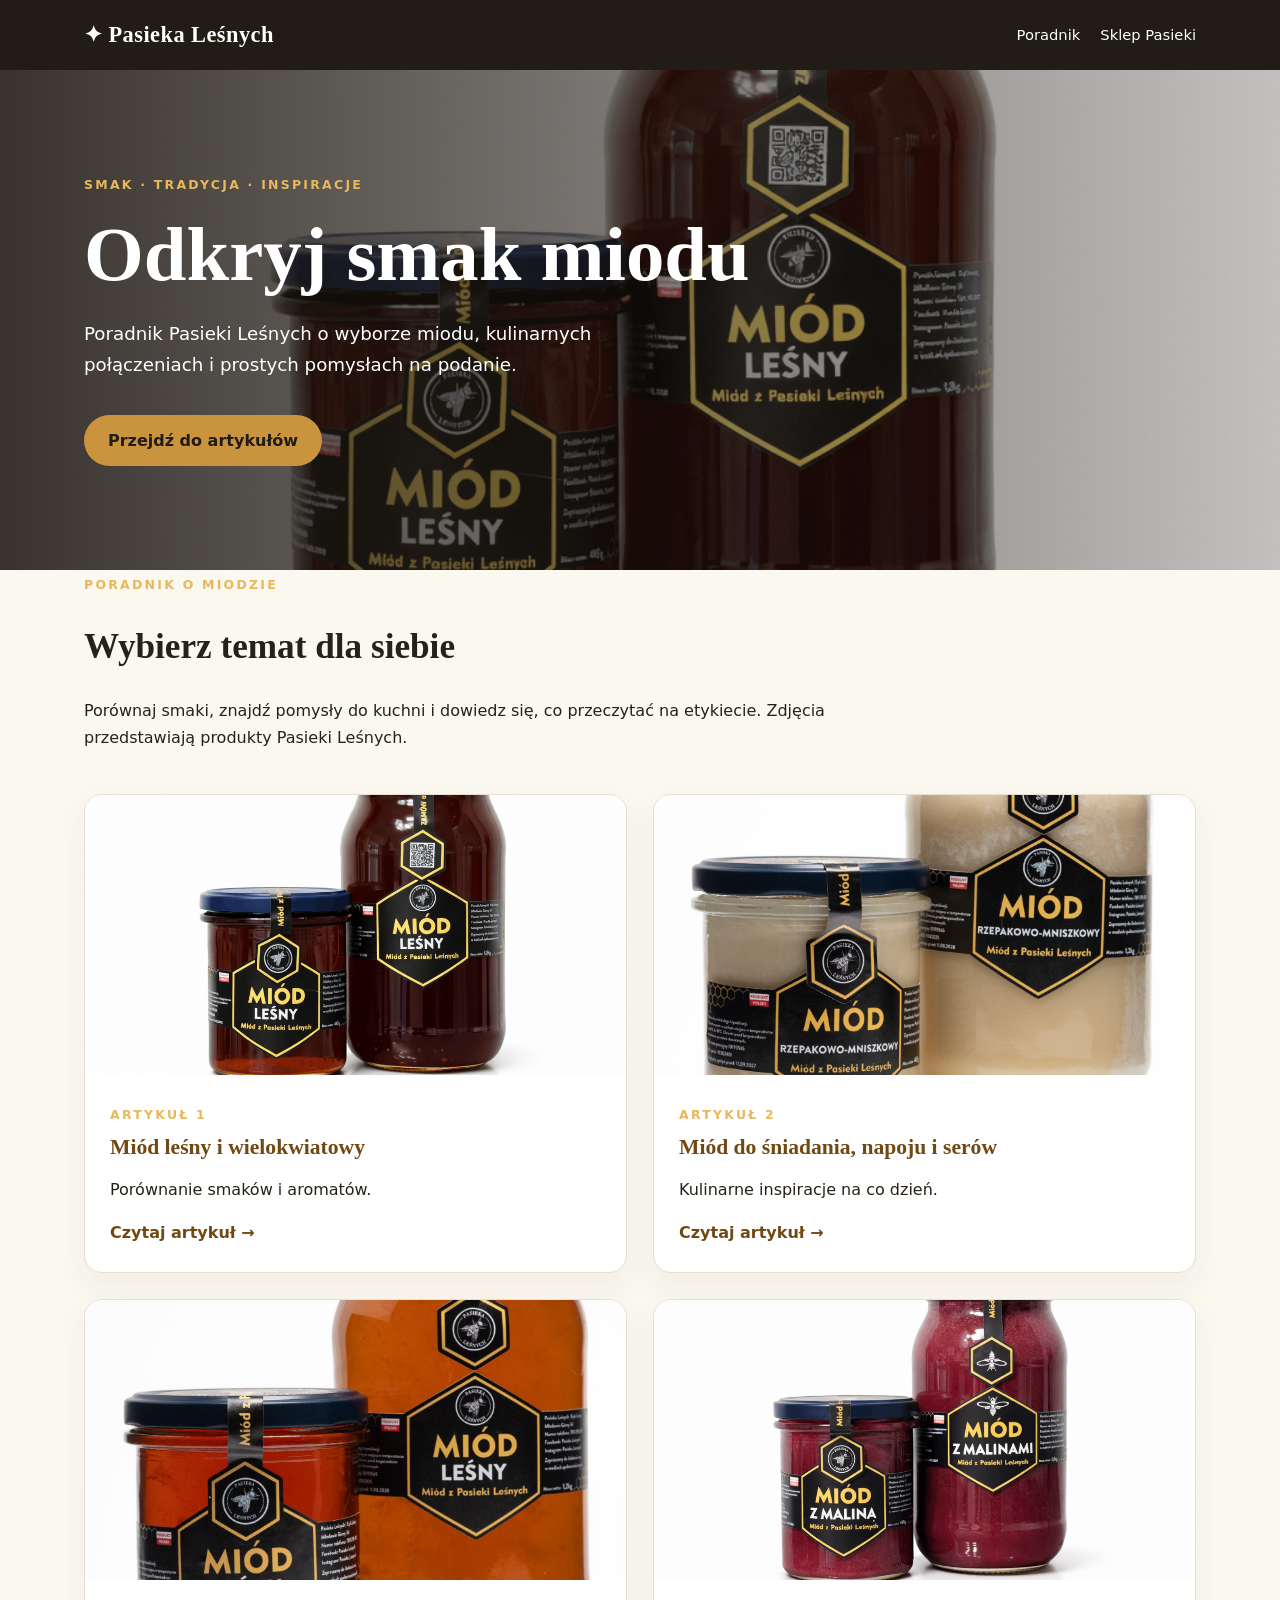
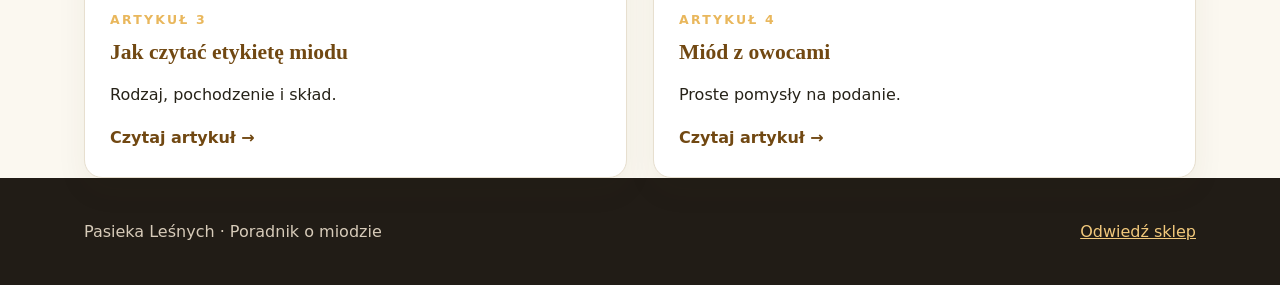
<file: index.html>
<!doctype html><html lang="pl"><head><meta charset="utf-8"><meta name="viewport" content="width=device-width,initial-scale=1"><title>Poradnik o miodzie | Pasieka Leśnych</title><meta name="description" content="Artykuły Pasieki Leśnych o smaku, wyborze i kulinarnych zastosowaniach miodu."><link rel="stylesheet" href="style.css"></head><body><header class="top"><div class="wrap"><a class="brand" href="index.html">✦ Pasieka Leśnych</a><nav><a href="index.html">Poradnik</a><a href="https://pasieka-lesnych.pl/">Sklep Pasieki</a></nav></div></header><section class="hero"><div class="wrap"><div class="eyebrow">Smak · Tradycja · Inspiracje</div><h1>Odkryj smak miodu</h1><p>Poradnik Pasieki Leśnych o wyborze miodu, kulinarnych połączeniach i prostych pomysłach na podanie.</p><a class="button" href="#artykuly">Przejdź do artykułów</a></div></section><main class="wrap" id="artykuly"><div class="intro"><span class="eyebrow">Poradnik o miodzie</span><h2>Wybierz temat dla siebie</h2><p>Porównaj smaki, znajdź pomysły do kuchni i dowiedz się, co przeczytać na etykiecie. Zdjęcia przedstawiają produkty Pasieki Leśnych.</p></div><div class="grid"><article class="card"><a href="miod-lesny-i-wielokwiatowy.html"><img src="miod-lesny-ze-spadzia-1.png" alt="Miód leśny i wielokwiatowy — produkty Pasieki Leśnych" loading="lazy"></a><div class="content"><span class="eyebrow">Artykuł 1</span><h3><a href="miod-lesny-i-wielokwiatowy.html">Miód leśny i wielokwiatowy</a></h3><p>Porównanie smaków i aromatów.</p><a class="more" href="miod-lesny-i-wielokwiatowy.html">Czytaj artykuł →</a></div></article><article class="card"><a href="miod-do-sniadania-i-serow.html"><img src="pasieka-lesnych-miody-7.jpg" alt="Miód do śniadania, napoju i serów — produkty Pasieki Leśnych" loading="lazy"></a><div class="content"><span class="eyebrow">Artykuł 2</span><h3><a href="miod-do-sniadania-i-serow.html">Miód do śniadania, napoju i serów</a></h3><p>Kulinarne inspiracje na co dzień.</p><a class="more" href="miod-do-sniadania-i-serow.html">Czytaj artykuł →</a></div></article><article class="card"><a href="etykieta-miodu.html"><img src="pasieka-lesnych-miody-14.jpg" alt="Jak czytać etykietę miodu — produkty Pasieki Leśnych" loading="lazy"></a><div class="content"><span class="eyebrow">Artykuł 3</span><h3><a href="etykieta-miodu.html">Jak czytać etykietę miodu</a></h3><p>Rodzaj, pochodzenie i skład.</p><a class="more" href="etykieta-miodu.html">Czytaj artykuł →</a></div></article><article class="card"><a href="miod-z-owocami.html"><img src="miod-z-malinami.png" alt="Miód z owocami — produkty Pasieki Leśnych" loading="lazy"></a><div class="content"><span class="eyebrow">Artykuł 4</span><h3><a href="miod-z-owocami.html">Miód z owocami</a></h3><p>Proste pomysły na podanie.</p><a class="more" href="miod-z-owocami.html">Czytaj artykuł →</a></div></article></div></main><footer><div class="wrap"><span>Pasieka Leśnych · Poradnik o miodzie</span><a href="https://pasieka-lesnych.pl/">Odwiedź sklep</a></div></footer></body></html>
</file>
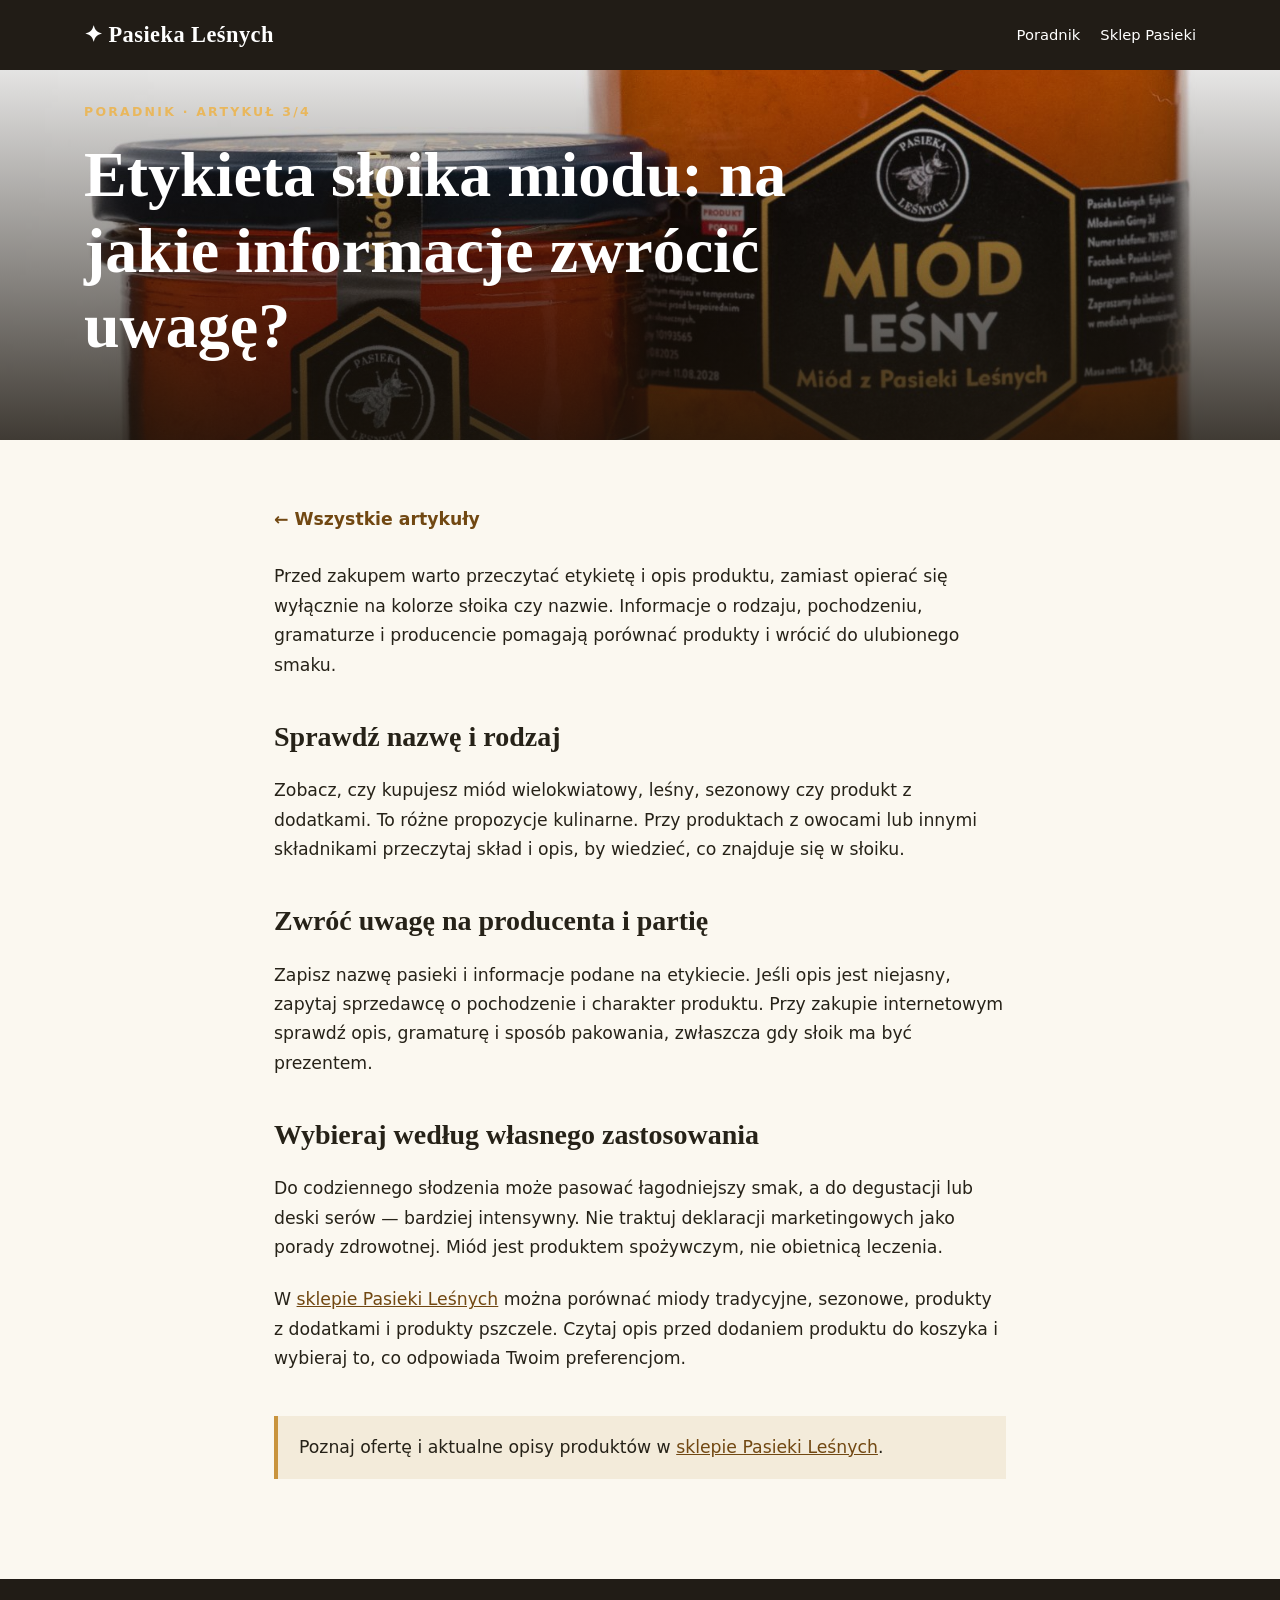
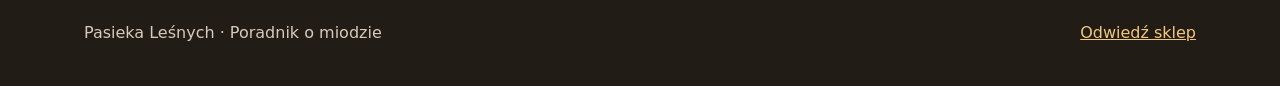
<file: etykieta-miodu.html>
<!doctype html><html lang="pl"><head><meta charset="utf-8"><meta name="viewport" content="width=device-width,initial-scale=1"><title>Etykieta słoika miodu: na jakie informacje zwrócić uwagę? | Pasieka Leśnych</title><meta name="description" content="Rodzaj, pochodzenie i skład"><link rel="stylesheet" href="style.css"></head><body><header class="top"><div class="wrap"><a class="brand" href="index.html">✦ Pasieka Leśnych</a><nav><a href="index.html">Poradnik</a><a href="https://pasieka-lesnych.pl/">Sklep Pasieki</a></nav></div></header><div class="article-hero" style="background-image:linear-gradient(0deg,rgba(25,19,11,.83),rgba(25,19,11,.1)),url('pasieka-lesnych-miody-14.jpg')"><div class="wrap"><div class="eyebrow">Poradnik · Artykuł 3/4</div><h1>Etykieta słoika miodu: na jakie informacje zwrócić uwagę?</h1></div></div><article class="article"><a class="back" href="index.html">← Wszystkie artykuły</a><p>Przed zakupem warto przeczytać etykietę i opis produktu, zamiast opierać się wyłącznie na kolorze słoika czy nazwie. Informacje o rodzaju, pochodzeniu, gramaturze i producencie pomagają porównać produkty i wrócić do ulubionego smaku.</p>
<h2>Sprawdź nazwę i rodzaj</h2>
<p>Zobacz, czy kupujesz miód wielokwiatowy, leśny, sezonowy czy produkt z dodatkami. To różne propozycje kulinarne. Przy produktach z owocami lub innymi składnikami przeczytaj skład i opis, by wiedzieć, co znajduje się w słoiku.</p>
<h2>Zwróć uwagę na producenta i partię</h2>
<p>Zapisz nazwę pasieki i informacje podane na etykiecie. Jeśli opis jest niejasny, zapytaj sprzedawcę o pochodzenie i charakter produktu. Przy zakupie internetowym sprawdź opis, gramaturę i sposób pakowania, zwłaszcza gdy słoik ma być prezentem.</p>
<h2>Wybieraj według własnego zastosowania</h2>
<p>Do codziennego słodzenia może pasować łagodniejszy smak, a do degustacji lub deski serów — bardziej intensywny. Nie traktuj deklaracji marketingowych jako porady zdrowotnej. Miód jest produktem spożywczym, nie obietnicą leczenia.</p>
<p>W <a href="https://pasieka-lesnych.pl/" target="_blank" rel="noopener">sklepie Pasieki Leśnych</a> można porównać miody tradycyjne, sezonowe, produkty z dodatkami i produkty pszczele. Czytaj opis przed dodaniem produktu do koszyka i wybieraj to, co odpowiada Twoim preferencjom.</p><div class="notice">Poznaj ofertę i aktualne opisy produktów w <a href="https://pasieka-lesnych.pl/">sklepie Pasieki Leśnych</a>.</div></article><footer><div class="wrap"><span>Pasieka Leśnych · Poradnik o miodzie</span><a href="https://pasieka-lesnych.pl/">Odwiedź sklep</a></div></footer></body></html>
</file>
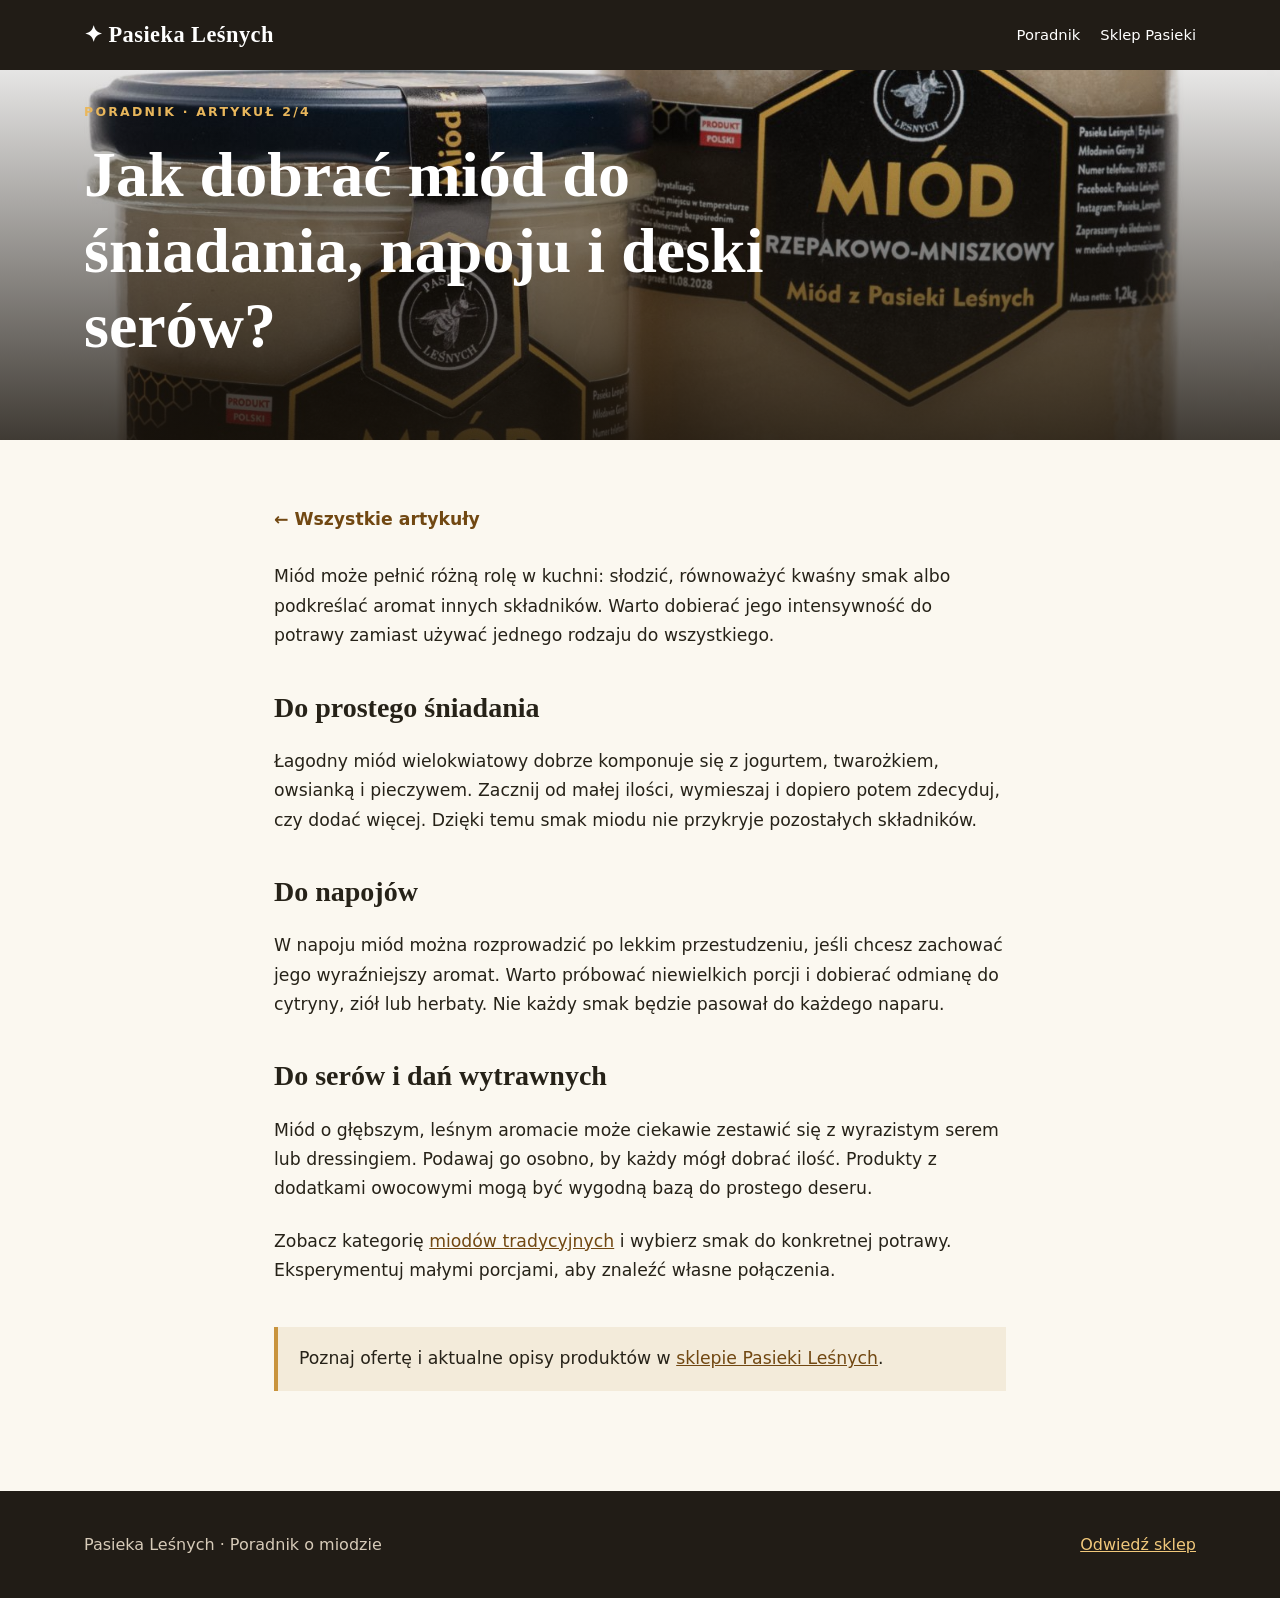
<file: miod-do-sniadania-i-serow.html>
<!doctype html><html lang="pl"><head><meta charset="utf-8"><meta name="viewport" content="width=device-width,initial-scale=1"><title>Jak dobrać miód do śniadania, napoju i deski serów? | Pasieka Leśnych</title><meta name="description" content="Kulinarne inspiracje na co dzień"><link rel="stylesheet" href="style.css"></head><body><header class="top"><div class="wrap"><a class="brand" href="index.html">✦ Pasieka Leśnych</a><nav><a href="index.html">Poradnik</a><a href="https://pasieka-lesnych.pl/">Sklep Pasieki</a></nav></div></header><div class="article-hero" style="background-image:linear-gradient(0deg,rgba(25,19,11,.83),rgba(25,19,11,.1)),url('pasieka-lesnych-miody-7.jpg')"><div class="wrap"><div class="eyebrow">Poradnik · Artykuł 2/4</div><h1>Jak dobrać miód do śniadania, napoju i deski serów?</h1></div></div><article class="article"><a class="back" href="index.html">← Wszystkie artykuły</a><p>Miód może pełnić różną rolę w kuchni: słodzić, równoważyć kwaśny smak albo podkreślać aromat innych składników. Warto dobierać jego intensywność do potrawy zamiast używać jednego rodzaju do wszystkiego.</p>
<h2>Do prostego śniadania</h2>
<p>Łagodny miód wielokwiatowy dobrze komponuje się z jogurtem, twarożkiem, owsianką i pieczywem. Zacznij od małej ilości, wymieszaj i dopiero potem zdecyduj, czy dodać więcej. Dzięki temu smak miodu nie przykryje pozostałych składników.</p>
<h2>Do napojów</h2>
<p>W napoju miód można rozprowadzić po lekkim przestudzeniu, jeśli chcesz zachować jego wyraźniejszy aromat. Warto próbować niewielkich porcji i dobierać odmianę do cytryny, ziół lub herbaty. Nie każdy smak będzie pasował do każdego naparu.</p>
<h2>Do serów i dań wytrawnych</h2>
<p>Miód o głębszym, leśnym aromacie może ciekawie zestawić się z wyrazistym serem lub dressingiem. Podawaj go osobno, by każdy mógł dobrać ilość. Produkty z dodatkami owocowymi mogą być wygodną bazą do prostego deseru.</p>
<p>Zobacz kategorię <a href="https://pasieka-lesnych.pl/kategoria-produktu/miody-tradycyjne/" target="_blank" rel="noopener">miodów tradycyjnych</a> i wybierz smak do konkretnej potrawy. Eksperymentuj małymi porcjami, aby znaleźć własne połączenia.</p><div class="notice">Poznaj ofertę i aktualne opisy produktów w <a href="https://pasieka-lesnych.pl/">sklepie Pasieki Leśnych</a>.</div></article><footer><div class="wrap"><span>Pasieka Leśnych · Poradnik o miodzie</span><a href="https://pasieka-lesnych.pl/">Odwiedź sklep</a></div></footer></body></html>
</file>
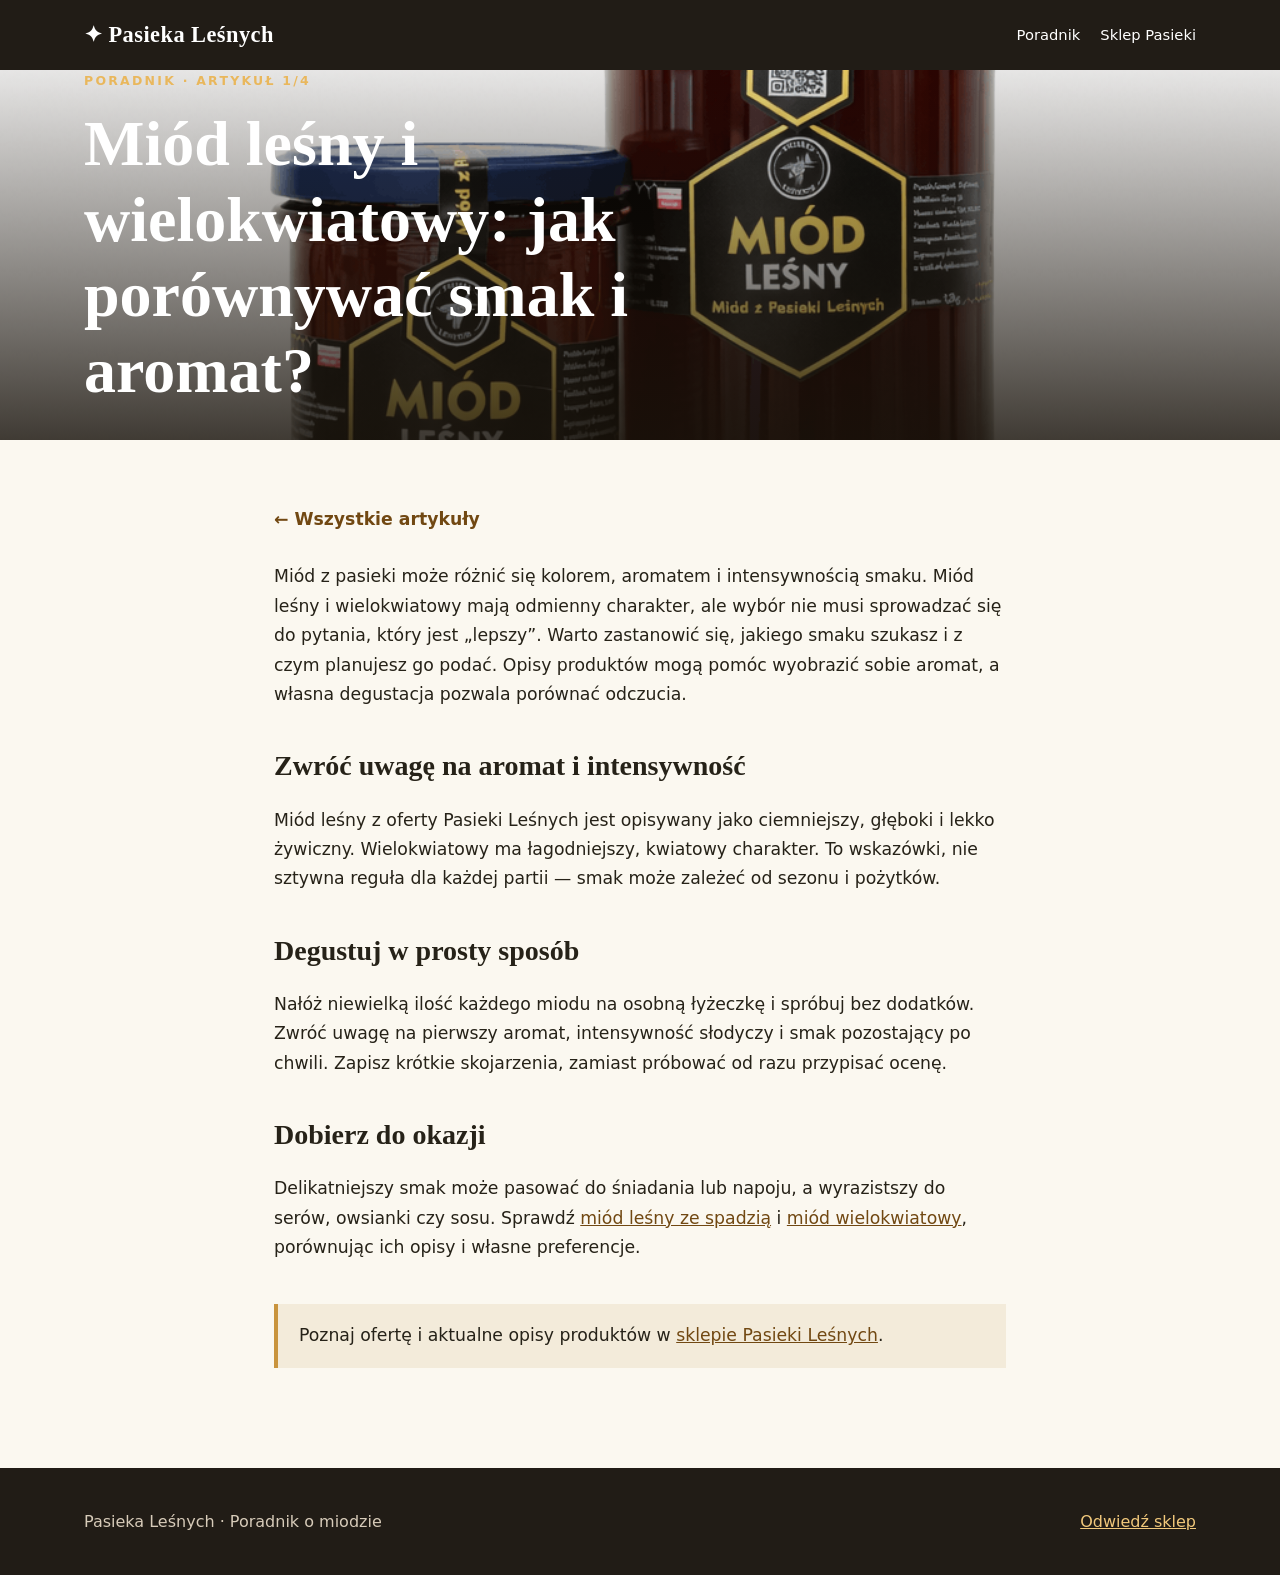
<file: miod-lesny-i-wielokwiatowy.html>
<!doctype html><html lang="pl"><head><meta charset="utf-8"><meta name="viewport" content="width=device-width,initial-scale=1"><title>Miód leśny i wielokwiatowy: jak porównywać smak i aromat? | Pasieka Leśnych</title><meta name="description" content="Porównanie smaków i aromatów"><link rel="stylesheet" href="style.css"></head><body><header class="top"><div class="wrap"><a class="brand" href="index.html">✦ Pasieka Leśnych</a><nav><a href="index.html">Poradnik</a><a href="https://pasieka-lesnych.pl/">Sklep Pasieki</a></nav></div></header><div class="article-hero" style="background-image:linear-gradient(0deg,rgba(25,19,11,.83),rgba(25,19,11,.1)),url('miod-lesny-ze-spadzia-1.png')"><div class="wrap"><div class="eyebrow">Poradnik · Artykuł 1/4</div><h1>Miód leśny i wielokwiatowy: jak porównywać smak i aromat?</h1></div></div><article class="article"><a class="back" href="index.html">← Wszystkie artykuły</a><p>Miód z pasieki może różnić się kolorem, aromatem i intensywnością smaku. Miód leśny i wielokwiatowy mają odmienny charakter, ale wybór nie musi sprowadzać się do pytania, który jest „lepszy”. Warto zastanowić się, jakiego smaku szukasz i z czym planujesz go podać. Opisy produktów mogą pomóc wyobrazić sobie aromat, a własna degustacja pozwala porównać odczucia.</p>
<h2>Zwróć uwagę na aromat i intensywność</h2>
<p>Miód leśny z oferty Pasieki Leśnych jest opisywany jako ciemniejszy, głęboki i lekko żywiczny. Wielokwiatowy ma łagodniejszy, kwiatowy charakter. To wskazówki, nie sztywna reguła dla każdej partii — smak może zależeć od sezonu i pożytków.</p>
<h2>Degustuj w prosty sposób</h2>
<p>Nałóż niewielką ilość każdego miodu na osobną łyżeczkę i spróbuj bez dodatków. Zwróć uwagę na pierwszy aromat, intensywność słodyczy i smak pozostający po chwili. Zapisz krótkie skojarzenia, zamiast próbować od razu przypisać ocenę.</p>
<h2>Dobierz do okazji</h2>
<p>Delikatniejszy smak może pasować do śniadania lub napoju, a wyrazistszy do serów, owsianki czy sosu. Sprawdź <a href="https://pasieka-lesnych.pl/kategoria-produktu/miody-tradycyjne/miod-lesny-ze-spadzia/" target="_blank" rel="noopener">miód leśny ze spadzią</a> i <a href="https://pasieka-lesnych.pl/kategoria-produktu/miody-tradycyjne/miod-wielokwiatowy/" target="_blank" rel="noopener">miód wielokwiatowy</a>, porównując ich opisy i własne preferencje.</p><div class="notice">Poznaj ofertę i aktualne opisy produktów w <a href="https://pasieka-lesnych.pl/">sklepie Pasieki Leśnych</a>.</div></article><footer><div class="wrap"><span>Pasieka Leśnych · Poradnik o miodzie</span><a href="https://pasieka-lesnych.pl/">Odwiedź sklep</a></div></footer></body></html>
</file>
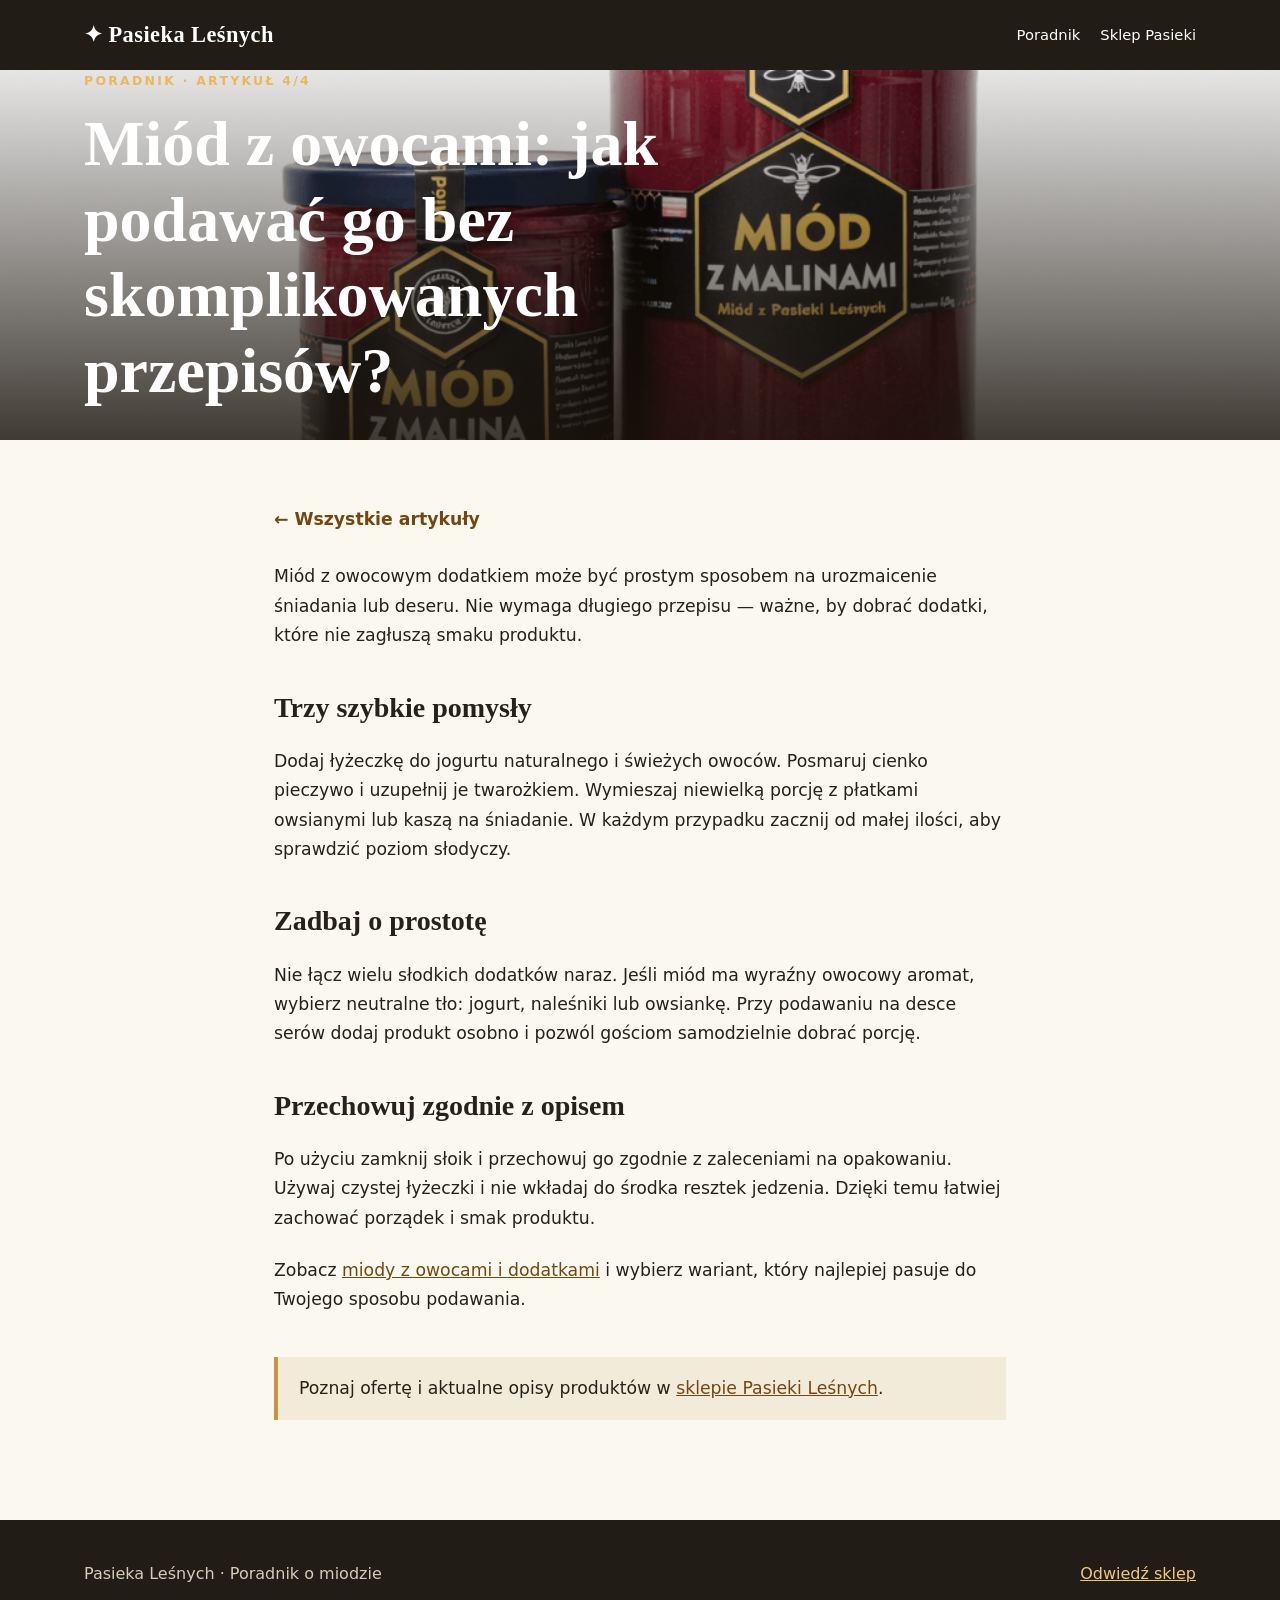
<file: miod-z-owocami.html>
<!doctype html><html lang="pl"><head><meta charset="utf-8"><meta name="viewport" content="width=device-width,initial-scale=1"><title>Miód z owocami: jak podawać go bez skomplikowanych przepisów? | Pasieka Leśnych</title><meta name="description" content="Proste pomysły na podanie"><link rel="stylesheet" href="style.css"></head><body><header class="top"><div class="wrap"><a class="brand" href="index.html">✦ Pasieka Leśnych</a><nav><a href="index.html">Poradnik</a><a href="https://pasieka-lesnych.pl/">Sklep Pasieki</a></nav></div></header><div class="article-hero" style="background-image:linear-gradient(0deg,rgba(25,19,11,.83),rgba(25,19,11,.1)),url('miod-z-malinami.png')"><div class="wrap"><div class="eyebrow">Poradnik · Artykuł 4/4</div><h1>Miód z owocami: jak podawać go bez skomplikowanych przepisów?</h1></div></div><article class="article"><a class="back" href="index.html">← Wszystkie artykuły</a><p>Miód z owocowym dodatkiem może być prostym sposobem na urozmaicenie śniadania lub deseru. Nie wymaga długiego przepisu — ważne, by dobrać dodatki, które nie zagłuszą smaku produktu.</p>
<h2>Trzy szybkie pomysły</h2>
<p>Dodaj łyżeczkę do jogurtu naturalnego i świeżych owoców. Posmaruj cienko pieczywo i uzupełnij je twarożkiem. Wymieszaj niewielką porcję z płatkami owsianymi lub kaszą na śniadanie. W każdym przypadku zacznij od małej ilości, aby sprawdzić poziom słodyczy.</p>
<h2>Zadbaj o prostotę</h2>
<p>Nie łącz wielu słodkich dodatków naraz. Jeśli miód ma wyraźny owocowy aromat, wybierz neutralne tło: jogurt, naleśniki lub owsiankę. Przy podawaniu na desce serów dodaj produkt osobno i pozwól gościom samodzielnie dobrać porcję.</p>
<h2>Przechowuj zgodnie z opisem</h2>
<p>Po użyciu zamknij słoik i przechowuj go zgodnie z zaleceniami na opakowaniu. Używaj czystej łyżeczki i nie wkładaj do środka resztek jedzenia. Dzięki temu łatwiej zachować porządek i smak produktu.</p>
<p>Zobacz <a href="https://pasieka-lesnych.pl/kategoria-produktu/miody-z-dodatkami/" target="_blank" rel="noopener">miody z owocami i dodatkami</a> i wybierz wariant, który najlepiej pasuje do Twojego sposobu podawania.</p><div class="notice">Poznaj ofertę i aktualne opisy produktów w <a href="https://pasieka-lesnych.pl/">sklepie Pasieki Leśnych</a>.</div></article><footer><div class="wrap"><span>Pasieka Leśnych · Poradnik o miodzie</span><a href="https://pasieka-lesnych.pl/">Odwiedź sklep</a></div></footer></body></html>
</file>
<file: style.css>
:root{font-family:system-ui,-apple-system,Segoe UI,sans-serif;color:#262218;background:#fbf8f0;line-height:1.7}
*{box-sizing:border-box}body{margin:0}a{color:#714812}a:hover{color:#a66918}
.wrap{max-width:1160px;margin:auto;padding:0 24px}.top{background:#211c16;color:#fff;position:sticky;top:0;z-index:2}
.top .wrap{display:flex;align-items:center;justify-content:space-between;gap:20px;min-height:70px}.top a{color:#fff;text-decoration:none}
.brand{font-family:Georgia,serif;font-weight:bold;font-size:1.4rem;letter-spacing:.02em}.top nav{display:flex;gap:20px;font-size:.92rem}
.hero{min-height:500px;background:linear-gradient(90deg,rgba(24,18,12,.86),rgba(24,18,12,.26)),url('miod-lesny-ze-spadzia-1.png') center 47%/cover;display:flex;align-items:center;color:#fff}
.hero .wrap{width:100%}.eyebrow{text-transform:uppercase;letter-spacing:.18em;color:#e9b75c;font-size:.78rem;font-weight:700}
h1,h2,h3{font-family:Georgia,serif;line-height:1.18}h1{font-size:clamp(2.8rem,6vw,5.6rem);max-width:770px;margin:15px 0}h2{font-size:2.2rem}h3{font-size:1.35rem}
.hero p{max-width:590px;font-size:1.14rem}.button{display:inline-block;background:#c9943d;color:#211c16;padding:12px 24px;border-radius:100px;text-decoration:none;font-weight:700;margin-top:16px}.button:hover{background:#e5ac4c;color:#211c16}
main{padding:65px 0 90px}.intro{max-width:760px;margin-bottom:42px}.grid{display:grid;grid-template-columns:repeat(2,1fr);gap:26px}
.card{background:#fff;border:1px solid #e7dfcf;border-radius:18px;overflow:hidden;box-shadow:0 12px 32px rgba(60,45,20,.06)}.card img{width:100%;height:280px;object-fit:cover;display:block}.card .content{padding:25px}.card h3{margin:8px 0}.card a{text-decoration:none}.card .more{font-weight:700}
.article-hero{height:370px;background-size:cover;background-position:center;display:flex;align-items:end;color:#fff}.article-hero .wrap{width:100%;padding-bottom:30px}.article-hero h1{font-size:clamp(2.5rem,5vw,4.5rem)}
.article{max-width:780px;margin:65px auto 100px;padding:0 24px;font-size:1.08rem}.article h2{font-size:1.75rem;margin-top:40px}.article p{margin:0 0 23px}
.back{display:inline-block;margin-bottom:28px;text-decoration:none;font-weight:700}.notice{background:#f3ebda;border-left:4px solid #c9943d;padding:17px 21px;margin-top:42px}
footer{background:#211c16;color:#d7cbb9;padding:40px 0}footer a{color:#f1c87b}footer .wrap{display:flex;justify-content:space-between;gap:20px}
@media(max-width:700px){.grid{grid-template-columns:1fr}.top .wrap{flex-wrap:wrap;padding-top:12px;padding-bottom:12px}.top nav{font-size:.8rem;gap:12px}.hero{min-height:490px}.card img{height:240px}footer .wrap{display:block}}
</file>
